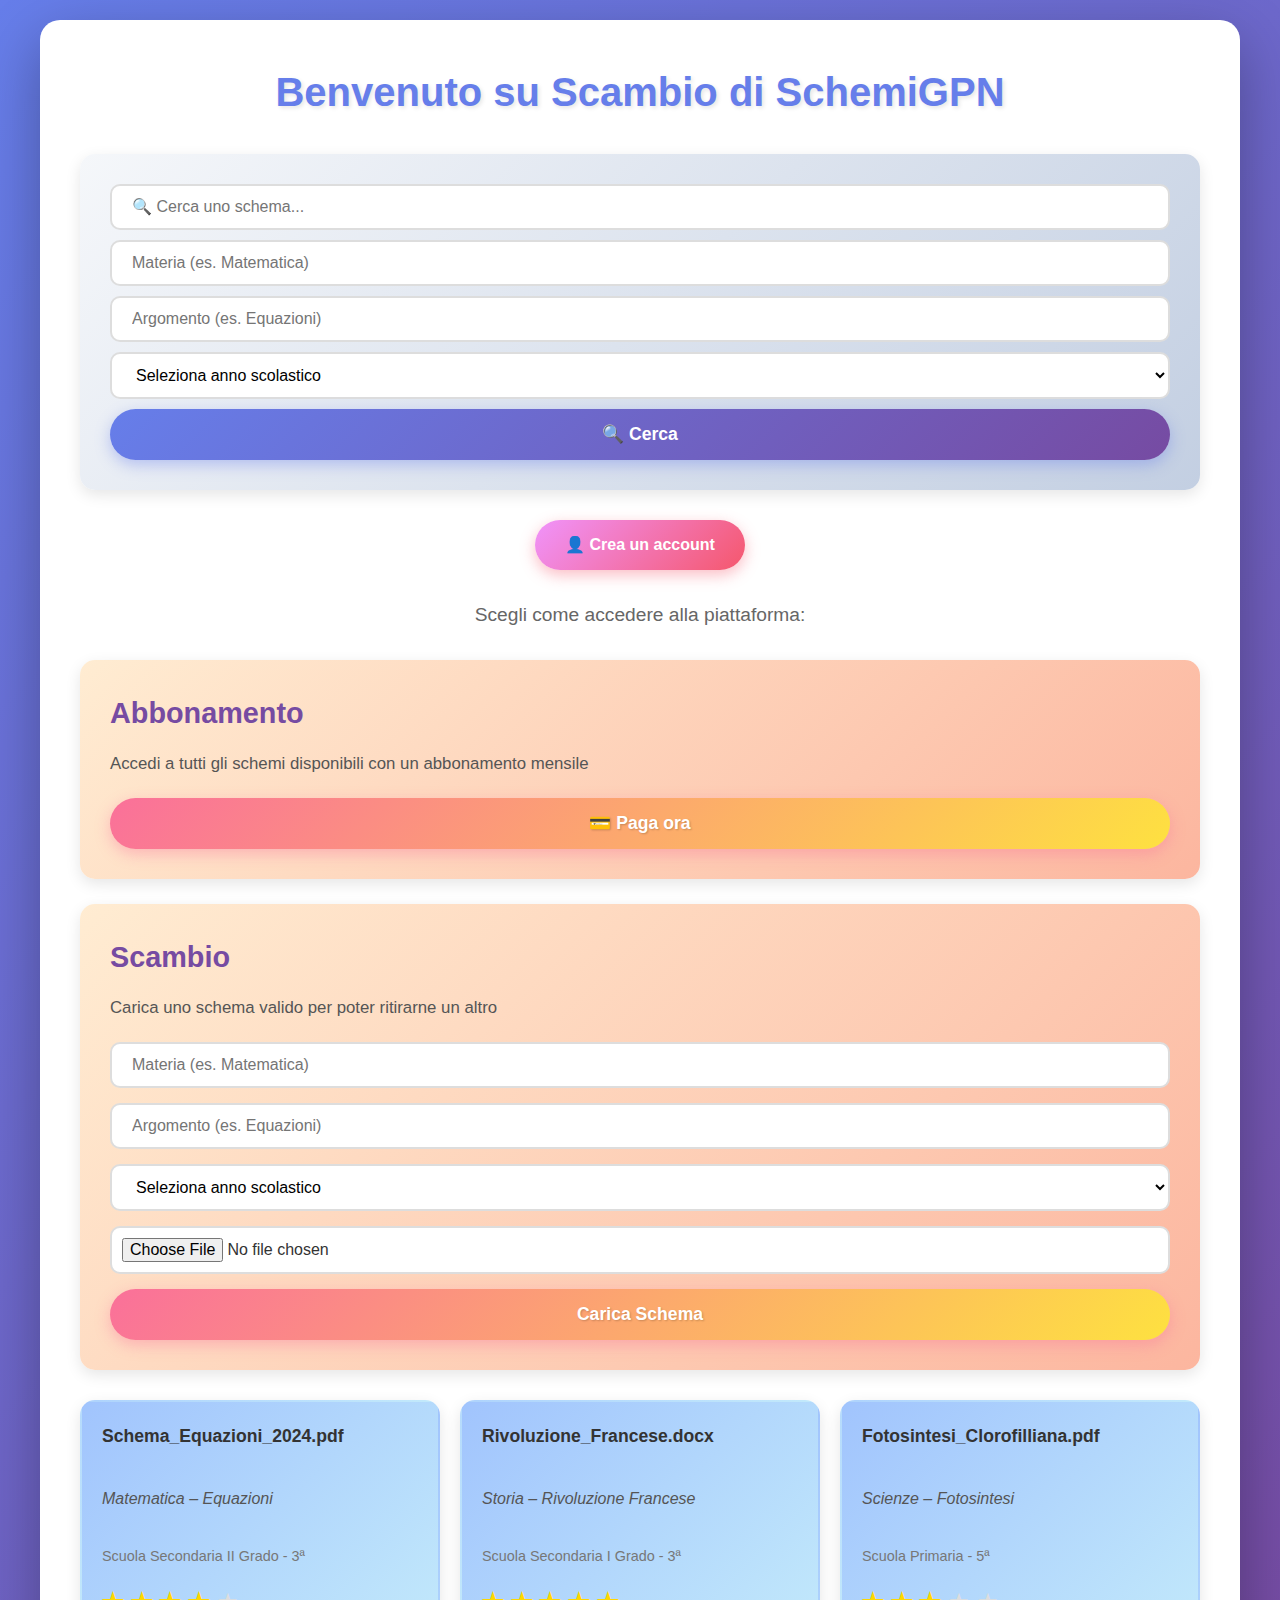
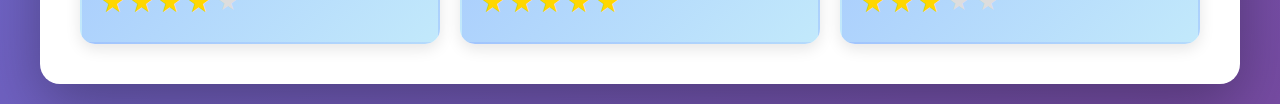
<file: src/frontend/index.html>
<!DOCTYPE html>
<html lang="it">
<head>
  <meta charset="UTF-8">
  <meta name="viewport" content="width=device-width, initial-scale=1.0">
  <title>Scambio di SchemiGPN</title>
  <script src="https://html2canvas.hertzen.com/dist/html2canvas.min.js"></script>
  <style>
    /* ===== RESET E BASE ===== */
    * {
      margin: 0;
      padding: 0;
      box-sizing: border-box;
    }

    body {
      font-family: 'Segoe UI', Tahoma, Geneva, Verdana, sans-serif;
      background: linear-gradient(135deg, #667eea 0%, #764ba2 100%);
      color: #333;
      line-height: 1.6;
      min-height: 100vh;
      padding: 20px;
    }

    /* ===== CONTAINER PRINCIPALE ===== */
    .container {
      max-width: 1200px;
      margin: 0 auto;
      background: white;
      border-radius: 20px;
      box-shadow: 0 20px 60px rgba(0, 0, 0, 0.3);
      padding: 40px;
      animation: fadeIn 0.5s ease-in;
    }

    @keyframes fadeIn {
      from {
        opacity: 0;
        transform: translateY(20px);
      }
      to {
        opacity: 1;
        transform: translateY(0);
      }
    }

    /* ===== TITOLO ===== */
    h1 {
      text-align: center;
      color: #667eea;
      font-size: 2.5em;
      margin-bottom: 30px;
      text-shadow: 2px 2px 4px rgba(0, 0, 0, 0.1);
    }

    h2 {
      color: #764ba2;
      margin-bottom: 15px;
      font-size: 1.8em;
    }

    /* ===== SEZIONE RICERCA ===== */
    .search-section {
      background: linear-gradient(135deg, #f5f7fa 0%, #c3cfe2 100%);
      padding: 30px;
      border-radius: 15px;
      margin-bottom: 30px;
      box-shadow: 0 5px 15px rgba(0, 0, 0, 0.1);
    }

    .search-bar {
      width: 100%;
      padding: 15px 20px;
      font-size: 1.1em;
      border: 2px solid #667eea;
      border-radius: 50px;
      margin-bottom: 15px;
      transition: all 0.3s ease;
      background: white;
    }

    .search-bar:focus {
      outline: none;
      border-color: #764ba2;
      box-shadow: 0 0 15px rgba(102, 126, 234, 0.3);
      transform: scale(1.02);
    }

    .search-section input[type="text"],
    .search-section select {
      width: 100%;
      padding: 12px 20px;
      margin-bottom: 10px;
      border: 2px solid #ddd;
      border-radius: 10px;
      font-size: 1em;
      transition: all 0.3s ease;
      background: white;
    }

    .search-section input[type="text"]:focus,
    .search-section select:focus {
      outline: none;
      border-color: #667eea;
      box-shadow: 0 0 10px rgba(102, 126, 234, 0.2);
    }

    .search-section button {
      width: 100%;
      padding: 15px;
      background: linear-gradient(135deg, #667eea 0%, #764ba2 100%);
      color: white;
      border: none;
      border-radius: 50px;
      font-size: 1.1em;
      font-weight: bold;
      cursor: pointer;
      transition: all 0.3s ease;
      box-shadow: 0 5px 15px rgba(102, 126, 234, 0.4);
    }

    .search-section button:hover {
      transform: translateY(-2px);
      box-shadow: 0 8px 20px rgba(102, 126, 234, 0.6);
    }

    .search-section button:active {
      transform: translateY(0);
    }

    /* ===== ACCOUNT LINK ===== */
    .account-link {
      text-align: center;
      margin: 20px 0;
    }

    .register-button {
      display: inline-block;
      padding: 12px 30px;
      background: linear-gradient(135deg, #f093fb 0%, #f5576c 100%);
      color: white;
      text-decoration: none;
      border-radius: 50px;
      font-weight: bold;
      transition: all 0.3s ease;
      box-shadow: 0 5px 15px rgba(245, 87, 108, 0.4);
    }

    .register-button:hover {
      transform: translateY(-2px);
      box-shadow: 0 8px 20px rgba(245, 87, 108, 0.6);
    }

    /* ===== SEZIONE OPZIONI ===== */
    .container > p {
      text-align: center;
      font-size: 1.2em;
      color: #666;
      margin: 30px 0;
    }

    .option {
      background: linear-gradient(135deg, #ffecd2 0%, #fcb69f 100%);
      padding: 30px;
      border-radius: 15px;
      margin-bottom: 25px;
      box-shadow: 0 5px 15px rgba(0, 0, 0, 0.1);
      transition: all 0.3s ease;
    }

    .option:hover {
      transform: translateY(-5px);
      box-shadow: 0 10px 25px rgba(0, 0, 0, 0.15);
    }

    .option p {
      color: #555;
      margin-bottom: 20px;
      font-size: 1.05em;
    }

    .option input[type="file"],
    .option input[type="text"],
    .option select {
      width: 100%;
      padding: 12px 20px;
      margin-bottom: 15px;
      border: 2px solid #ddd;
      border-radius: 10px;
      font-size: 1em;
      background: white;
      transition: all 0.3s ease;
    }

    .option input[type="file"] {
      padding: 10px;
      cursor: pointer;
    }

    .option input[type="text"]:focus,
    .option select:focus {
      outline: none;
      border-color: #f5576c;
      box-shadow: 0 0 10px rgba(245, 87, 108, 0.2);
    }

    .option button {
      width: 100%;
      padding: 15px;
      background: linear-gradient(135deg, #fa709a 0%, #fee140 100%);
      color: white;
      border: none;
      border-radius: 50px;
      font-size: 1.1em;
      font-weight: bold;
      cursor: pointer;
      transition: all 0.3s ease;
      box-shadow: 0 5px 15px rgba(250, 112, 154, 0.4);
      text-shadow: 1px 1px 2px rgba(0, 0, 0, 0.2);
    }

    .option button:hover {
      transform: translateY(-2px);
      box-shadow: 0 8px 20px rgba(250, 112, 154, 0.6);
    }

    .option button:active {
      transform: translateY(0);
    }

    /* ===== SCHEMI CARICATI ===== */
    #uploadedSchemas {
      display: grid;
      grid-template-columns: repeat(auto-fill, minmax(280px, 1fr));
      gap: 20px;
      margin-top: 30px;
    }

    .schema-box {
      background: linear-gradient(135deg, #a1c4fd 0%, #c2e9fb 100%);
      padding: 20px;
      border-radius: 15px;
      box-shadow: 0 5px 15px rgba(0, 0, 0, 0.1);
      transition: all 0.3s ease;
      cursor: pointer;
      border: 2px solid transparent;
    }

    .schema-box:hover {
      transform: translateY(-5px) scale(1.02);
      box-shadow: 0 10px 25px rgba(0, 0, 0, 0.2);
      border-color: #667eea;
    }

    .schema-box strong {
      display: block;
      color: #333;
      font-size: 1.1em;
      margin-bottom: 10px;
    }

    .schema-box em {
      display: block;
      color: #555;
      margin-bottom: 8px;
    }

    .schema-box small {
      display: block;
      color: #777;
      font-size: 0.9em;
    }

    /* ===== STELLE DI VALUTAZIONE ===== */
    .stars {
      margin-top: 15px;
      font-size: 1.5em;
    }

    .star {
      cursor: pointer;
      color: #ddd;
      transition: all 0.2s ease;
      display: inline-block;
    }

    .star:hover,
    .star.selected {
      color: #ffd700;
      transform: scale(1.2);
    }

    /* ===== MODAL ===== */
    .modal {
      position: fixed;
      inset: 0;
      background: rgba(0, 0, 0, 0.7);
      display: flex;
      align-items: center;
      justify-content: center;
      z-index: 1000;
      animation: fadeIn 0.3s ease-in;
    }

    .modal-content {
      background: white;
      padding: 40px;
      max-width: 600px;
      width: 90%;
      max-height: 80vh;
      overflow-y: auto;
      border-radius: 20px;
      box-shadow: 0 20px 60px rgba(0, 0, 0, 0.4);
      animation: slideUp 0.3s ease-out;
    }

    @keyframes slideUp {
      from {
        opacity: 0;
        transform: translateY(50px);
      }
      to {
        opacity: 1;
        transform: translateY(0);
      }
    }

    .modal-content h2 {
      color: #667eea;
      margin-bottom: 25px;
      text-align: center;
    }

    #modalResults {
      margin-bottom: 20px;
    }

    #noResults {
      background: #fff3cd;
      padding: 20px;
      border-radius: 10px;
      border: 2px solid #ffc107;
      margin-bottom: 20px;
    }

    #noResults p {
      color: #856404;
      margin-bottom: 15px;
    }

    #noResults input,
    #noResults select {
      width: 100%;
      padding: 12px 20px;
      margin-bottom: 10px;
      border: 2px solid #ddd;
      border-radius: 10px;
      font-size: 1em;
    }

    #noResults button {
      width: 100%;
      padding: 12px;
      background: linear-gradient(135deg, #667eea 0%, #764ba2 100%);
      color: white;
      border: none;
      border-radius: 50px;
      font-weight: bold;
      cursor: pointer;
      transition: all 0.3s ease;
    }

    #noResults button:hover {
      transform: translateY(-2px);
      box-shadow: 0 5px 15px rgba(102, 126, 234, 0.4);
    }

    .modal-content > button {
      width: 100%;
      padding: 15px;
      background: linear-gradient(135deg, #f093fb 0%, #f5576c 100%);
      color: white;
      border: none;
      border-radius: 50px;
      font-size: 1.1em;
      font-weight: bold;
      cursor: pointer;
      transition: all 0.3s ease;
      margin-top: 10px;
    }

    .modal-content > button:hover {
      transform: translateY(-2px);
      box-shadow: 0 5px 15px rgba(245, 87, 108, 0.4);
    }

    /* ===== SCHEMA GENERATO ===== */
    .generated-schema {
      background: linear-gradient(135deg, #e0f7fa 0%, #b2ebf2 100%);
      padding: 25px;
      border-radius: 15px;
      margin-bottom: 20px;
      border: 2px solid #00acc1;
    }

    .generated-schema h3 {
      color: #006064;
      margin-bottom: 15px;
      text-align: center;
    }

    .generated-schema pre {
      background: white;
      padding: 20px;
      border-radius: 10px;
      overflow-x: auto;
      white-space: pre-wrap;
      word-wrap: break-word;
      font-family: 'Courier New', monospace;
      font-size: 0.95em;
      line-height: 1.6;
      color: #333;
      border: 1px solid #ddd;
    }

    .generated-schema button {
      width: 100%;
      padding: 12px;
      background: linear-gradient(135deg, #4facfe 0%, #00f2fe 100%);
      color: white;
      border: none;
      border-radius: 50px;
      font-weight: bold;
      cursor: pointer;
      transition: all 0.3s ease;
      margin-top: 15px;
    }

    .generated-schema button:hover {
      transform: translateY(-2px);
      box-shadow: 0 5px 15px rgba(79, 172, 254, 0.4);
    }

    /* ===== SCROLLBAR PERSONALIZZATA ===== */
    ::-webkit-scrollbar {
      width: 10px;
    }

    ::-webkit-scrollbar-track {
      background: #f1f1f1;
      border-radius: 10px;
    }

    ::-webkit-scrollbar-thumb {
      background: linear-gradient(135deg, #667eea 0%, #764ba2 100%);
      border-radius: 10px;
    }

    ::-webkit-scrollbar-thumb:hover {
      background: linear-gradient(135deg, #764ba2 0%, #667eea 100%);
    }

    /* ===== RESPONSIVE ===== */
    @media (max-width: 768px) {
      .container {
        padding: 20px;
      }

      h1 {
        font-size: 1.8em;
      }

      h2 {
        font-size: 1.4em;
      }

      #uploadedSchemas {
        grid-template-columns: 1fr;
      }

      .modal-content {
        padding: 25px;
        width: 95%;
      }

      .search-section,
      .option {
        padding: 20px;
      }
    }

    @media (max-width: 480px) {
      body {
        padding: 10px;
      }

      h1 {
        font-size: 1.5em;
      }

      .container {
        padding: 15px;
        border-radius: 15px;
      }
    }

    /* ===== ANIMAZIONI AGGIUNTIVE ===== */
    @keyframes pulse {
      0%, 100% {
        transform: scale(1);
      }
      50% {
        transform: scale(1.05);
      }
    }

    /* ===== UTILITY CLASSES ===== */
    .hidden {
      display: none !important;
    }

    /* ===== MESSAGGI DI ERRORE ===== */
    .error-message {
      color: #dc3545;
      font-size: 0.9em;
      margin-top: -10px;
      margin-bottom: 10px;
      font-weight: 600;
      display: none;
      animation: shake 0.3s ease-in-out;
    }

    .error-message.show {
      display: block;
    }

    @keyframes shake {
      0%, 100% { transform: translateX(0); }
      25% { transform: translateX(-5px); }
      75% { transform: translateX(5px); }
    }

    .input-error {
      border-color: #dc3545 !important;
      animation: shake 0.3s ease-in-out;
    }
  </style>
</head>

<body>
  <div class="container">
    <h1>Benvenuto su Scambio di SchemiGPN</h1>

    <!-- RICERCA -->
    <form class="search-section" onsubmit="event.preventDefault(); handleSearch()">
      <input type="text" id="searchInput" placeholder="🔍 Cerca uno schema..." class="search-bar">
      <input type="text" id="materiaSearch" placeholder="Materia (es. Matematica)">
      <input type="text" id="argomentoSearch" placeholder="Argomento (es. Equazioni)">
      <select id="annoSearch">
        <option value="">Seleziona anno scolastico</option>
        <option>Scuola Primaria - 1ª</option>
        <option>Scuola Primaria - 2ª</option>
        <option>Scuola Primaria - 3ª</option>
        <option>Scuola Primaria - 4ª</option>
        <option>Scuola Primaria - 5ª</option>
        <option>Scuola Secondaria I Grado - 1ª</option>
        <option>Scuola Secondaria I Grado - 2ª</option>
        <option>Scuola Secondaria I Grado - 3ª</option>
        <option>Scuola Secondaria II Grado - 1ª</option>
        <option>Scuola Secondaria II Grado - 2ª</option>
        <option>Scuola Secondaria II Grado - 3ª</option>
        <option>Scuola Secondaria II Grado - 4ª</option>
        <option>Scuola Secondaria II Grado - 5ª</option>
        <option>Università</option>
      </select>
      <div class="error-message" id="searchError">⚠️ Compila almeno un campo per effettuare la ricerca</div>
      <button type="submit">🔍 Cerca</button>
    </form>

    <div class="account-link">
      <a href="registrazione.html" class="register-button">👤 Crea un account</a>
    </div>

    <p>Scegli come accedere alla piattaforma:</p>

    <!-- ABBONAMENTO -->
    <div class="option">
      <h2>Abbonamento</h2>
      <p>Accedi a tutti gli schemi disponibili con un abbonamento mensile</p>
      <button onclick="window.location.href='paga.html'">💳 Paga ora</button>
    </div>

    <!-- SCAMBIO -->
    <div class="option">
      <h2>Scambio</h2>
      <p>Carica uno schema valido per poter ritirarne un altro</p>

      <input type="text" id="materia" placeholder="Materia (es. Matematica)">
      <div class="error-message" id="materiaError">⚠️ Inserisci la materia</div>
      
      <input type="text" id="argomento" placeholder="Argomento (es. Equazioni)">
      <div class="error-message" id="argomentoError">⚠️ Inserisci l'argomento</div>

      <select id="annoScolastico">
        <option value="">Seleziona anno scolastico</option>
        <option>Scuola Primaria - 1ª</option>
        <option>Scuola Primaria - 2ª</option>
        <option>Scuola Primaria - 3ª</option>
        <option>Scuola Primaria - 4ª</option>
        <option>Scuola Primaria - 5ª</option>
        <option>Scuola Secondaria I Grado - 1ª</option>
        <option>Scuola Secondaria I Grado - 2ª</option>
        <option>Scuola Secondaria I Grado - 3ª</option>
        <option>Scuola Secondaria II Grado - 1ª</option>
        <option>Scuola Secondaria II Grado - 2ª</option>
        <option>Scuola Secondaria II Grado - 3ª</option>
        <option>Scuola Secondaria II Grado - 4ª</option>
        <option>Scuola Secondaria II Grado - 5ª</option>
        <option>Università</option>
      </select>
      <div class="error-message" id="annoError">⚠️ Seleziona l'anno scolastico</div>

      <input type="file" id="schemaUpload" accept=".pdf,.jpg,.jpeg,.png,.doc,.docx,.ppt,.pptx,.txt">
      <div class="error-message" id="fileError">⚠️ Seleziona un file da caricare</div>

      <button onclick="handleUpload()">Carica Schema</button>
    </div>

    <!-- SCHEMI CARICATI -->
    <div id="uploadedSchemas">
      <!-- Schemi di esempio per testare la ricerca -->
      <div class="schema-box" data-materia="matematica" data-argomento="equazioni" data-anno="scuola secondaria ii grado - 3ª">
        <strong>Schema_Equazioni_2024.pdf</strong><br>
        <em>Matematica – Equazioni</em><br>
        <small>Scuola Secondaria II Grado - 3ª</small>
        <div class="stars">
          <span class="star selected" data-value="1">&#9733;</span>
          <span class="star selected" data-value="2">&#9733;</span>
          <span class="star selected" data-value="3">&#9733;</span>
          <span class="star selected" data-value="4">&#9733;</span>
          <span class="star" data-value="5">&#9733;</span>
        </div>
      </div>
      <div class="schema-box" data-materia="storia" data-argomento="rivoluzione francese" data-anno="scuola secondaria i grado - 3ª">
        <strong>Rivoluzione_Francese.docx</strong><br>
        <em>Storia – Rivoluzione Francese</em><br>
        <small>Scuola Secondaria I Grado - 3ª</small>
        <div class="stars">
          <span class="star selected" data-value="1">&#9733;</span>
          <span class="star selected" data-value="2">&#9733;</span>
          <span class="star selected" data-value="3">&#9733;</span>
          <span class="star selected" data-value="4">&#9733;</span>
          <span class="star selected" data-value="5">&#9733;</span>
        </div>
      </div>
      <div class="schema-box" data-materia="scienze" data-argomento="fotosintesi" data-anno="scuola primaria - 5ª">
        <strong>Fotosintesi_Clorofilliana.pdf</strong><br>
        <em>Scienze – Fotosintesi</em><br>
        <small>Scuola Primaria - 5ª</small>
        <div class="stars">
          <span class="star selected" data-value="1">&#9733;</span>
          <span class="star selected" data-value="2">&#9733;</span>
          <span class="star selected" data-value="3">&#9733;</span>
          <span class="star" data-value="4">&#9733;</span>
          <span class="star" data-value="5">&#9733;</span>
        </div>
      </div>
    </div>
  </div>

  <!-- MODAL RICERCA -->
  <div id="searchModal" class="modal" style="display:none;">
    <div class="modal-content">
      <h2>Risultati ricerca</h2>

      <div id="modalResults"></div>

      <div id="noResults" style="display:none;">
        <p>❌ Nessuno schema trovato.</p>
        <p>Inserisci i dettagli per generare uno schema:</p>
        <input type="text" id="genMateria" placeholder="Materia (es. Matematica)">
        <div class="error-message" id="genMateriaError">⚠️ Inserisci la materia</div>
        
        <input type="text" id="genArgomento" placeholder="Argomento (es. Equazioni)">
        <div class="error-message" id="genArgomentoError">⚠️ Inserisci l'argomento</div>
        
        <select id="genAnno">
          <option value="">Seleziona anno scolastico</option>
          <option>Scuola Primaria - 1ª</option>
          <option>Scuola Primaria - 2ª</option>
          <option>Scuola Primaria - 3ª</option>
          <option>Scuola Primaria - 4ª</option>
          <option>Scuola Primaria - 5ª</option>
          <option>Scuola Secondaria I Grado - 1ª</option>
          <option>Scuola Secondaria I Grado - 2ª</option>
          <option>Scuola Secondaria I Grado - 3ª</option>
          <option>Scuola Secondaria II Grado - 1ª</option>
          <option>Scuola Secondaria II Grado - 2ª</option>
          <option>Scuola Secondaria II Grado - 3ª</option>
          <option>Scuola Secondaria II Grado - 4ª</option>
          <option>Scuola Secondaria II Grado - 5ª</option>
          <option>Università</option>
        </select>
        <div class="error-message" id="genAnnoError">⚠️ Seleziona l'anno scolastico</div>
        
        <button onclick="generateSchema()">Genera</button>
      </div>

      <button onclick="closeModal()">Chiudi</button>
    </div>
  </div>

  <script>
    // Inizializza stelle negli schemi di esempio
    document.addEventListener('DOMContentLoaded', function() {
      const exampleSchemas = document.querySelectorAll('#uploadedSchemas .schema-box');
      exampleSchemas.forEach(schema => {
        const stars = schema.querySelectorAll('.star');
        stars.forEach(star => {
          star.addEventListener('click', (e) => {
            e.stopPropagation();
            const rating = parseInt(star.getAttribute('data-value'));
            stars.forEach(s => {
              s.classList.toggle('selected', parseInt(s.getAttribute('data-value')) <= rating);
            });
            const fileName = schema.querySelector('strong').textContent;
            alert(`Hai dato ${rating} stelle a "${fileName}"`);
          });
        });
      });
    });

    // GESTIONE UPLOAD
    function handleUpload() {
      const fileInput = document.getElementById("schemaUpload");
      const materia = document.getElementById("materia").value.trim();
      const argomento = document.getElementById("argomento").value.trim();
      const anno = document.getElementById("annoScolastico").value;
      const container = document.getElementById("uploadedSchemas");

      // Reset errori precedenti
      document.getElementById("materiaError").classList.remove("show");
      document.getElementById("argomentoError").classList.remove("show");
      document.getElementById("annoError").classList.remove("show");
      document.getElementById("fileError").classList.remove("show");
      document.getElementById("materia").classList.remove("input-error");
      document.getElementById("argomento").classList.remove("input-error");
      document.getElementById("annoScolastico").classList.remove("input-error");
      document.getElementById("schemaUpload").classList.remove("input-error");

      let hasError = false;

      // Validazione campi
      if (!materia) {
        document.getElementById("materiaError").classList.add("show");
        document.getElementById("materia").classList.add("input-error");
        hasError = true;
      }

      if (!argomento) {
        document.getElementById("argomentoError").classList.add("show");
        document.getElementById("argomento").classList.add("input-error");
        hasError = true;
      }

      if (!anno) {
        document.getElementById("annoError").classList.add("show");
        document.getElementById("annoScolastico").classList.add("input-error");
        hasError = true;
      }

      if (!fileInput.files.length) {
        document.getElementById("fileError").classList.add("show");
        document.getElementById("schemaUpload").classList.add("input-error");
        hasError = true;
      }

      // Se ci sono errori, non procedere
      if (hasError) {
        return;
      }

      const file = fileInput.files[0];

      // Validazione dimensione file (max 5MB)
      if (file.size > 5 * 1024 * 1024) {
        document.getElementById("fileError").textContent = "⚠️ Il file supera i 5MB";
        document.getElementById("fileError").classList.add("show");
        document.getElementById("schemaUpload").classList.add("input-error");
        return;
      }

      const box = document.createElement("div");
      box.className = "schema-box";
      box.setAttribute("data-materia", materia.toLowerCase());
      box.setAttribute("data-argomento", argomento.toLowerCase());
      box.setAttribute("data-anno", anno.toLowerCase());

      box.innerHTML = `
        <strong>${file.name}</strong><br>
        <em>${materia} – ${argomento}</em><br>
        <small>${anno}</small>
        <div class="stars">
          <span class="star" data-value="1">&#9733;</span>
          <span class="star" data-value="2">&#9733;</span>
          <span class="star" data-value="3">&#9733;</span>
          <span class="star" data-value="4">&#9733;</span>
          <span class="star" data-value="5">&#9733;</span>
        </div>
      `;

      container.appendChild(box);

      // Aggiungi funzionalità stelle
      const stars = box.querySelectorAll('.star');
      stars.forEach(star => {
        star.addEventListener('click', (e) => {
          e.stopPropagation();
          const rating = parseInt(star.getAttribute('data-value'));
          stars.forEach(s => {
            s.classList.toggle('selected', parseInt(s.getAttribute('data-value')) <= rating);
          });
          alert(`Hai dato ${rating} stelle a "${file.name}"`);
        });
      });

      // Reset form
      fileInput.value = "";
      document.getElementById("materia").value = "";
      document.getElementById("argomento").value = "";
      document.getElementById("annoScolastico").value = "";

      alert("Schema caricato con successo!");
    }

    // GESTIONE RICERCA
    function handleSearch() {
      const materia = document.getElementById("materiaSearch").value.trim().toLowerCase();
      const argomento = document.getElementById("argomentoSearch").value.trim().toLowerCase();
      const anno = document.getElementById("annoSearch").value.trim().toLowerCase();

      const results = document.getElementById("modalResults");
      const noResults = document.getElementById("noResults");
      const modal = document.getElementById("searchModal");
      const schemi = document.querySelectorAll(".schema-box");
      const searchError = document.getElementById("searchError");

      // Reset errore precedente
      searchError.classList.remove("show");

      results.innerHTML = "";
      noResults.style.display = "none";

      if (!materia && !argomento && !anno) {
        searchError.classList.add("show");
        return;
      }

      let trovati = 0;

      schemi.forEach(schema => {
        const matchMateria = !materia || schema.dataset.materia.includes(materia);
        const matchArgomento = !argomento || schema.dataset.argomento.includes(argomento);
        const matchAnno = !anno || schema.dataset.anno.includes(anno);

        if (matchMateria && matchArgomento && matchAnno) {
          results.appendChild(schema.cloneNode(true));
          trovati++;
        }
      });

      if (trovati === 0) {
        noResults.style.display = "block";
      }

      modal.style.display = "flex";
    }

    // CHIUDI MODAL
    function closeModal() {
      document.getElementById("searchModal").style.display = "none";
    }

    // GENERA SCHEMA AI
    async function generateSchema() {
      const materia = document.getElementById("genMateria").value.trim();
      const argomento = document.getElementById("genArgomento").value.trim();
      const anno = document.getElementById("genAnno").value.trim();

      // Reset errori precedenti
      document.getElementById("genMateriaError").classList.remove("show");
      document.getElementById("genArgomentoError").classList.remove("show");
      document.getElementById("genAnnoError").classList.remove("show");
      document.getElementById("genMateria").classList.remove("input-error");
      document.getElementById("genArgomento").classList.remove("input-error");
      document.getElementById("genAnno").classList.remove("input-error");

      let hasError = false;

      // Validazione campi
      if (!materia) {
        document.getElementById("genMateriaError").classList.add("show");
        document.getElementById("genMateria").classList.add("input-error");
        hasError = true;
      }

      if (!argomento) {
        document.getElementById("genArgomentoError").classList.add("show");
        document.getElementById("genArgomento").classList.add("input-error");
        hasError = true;
      }

      if (!anno) {
        document.getElementById("genAnnoError").classList.add("show");
        document.getElementById("genAnno").classList.add("input-error");
        hasError = true;
      }

      // Se ci sono errori, non procedere
      if (hasError) {
        return;
      }

      // Mostra caricamento
      const results = document.getElementById("modalResults");
      const noResults = document.getElementById("noResults");
      noResults.style.display = "none";
      results.innerHTML = "<p>Ricerca in corso... 🤖</p>";

      // Cerca informazioni su Wikipedia
      const info = await searchWikipedia(argomento);

      // Genera schema basato sulle info
      const schema = generateAISchema(materia, argomento, anno, info);

      // Mostra lo schema
      const schemaDiv = document.createElement("div");
      schemaDiv.className = "generated-schema";
      schemaDiv.innerHTML = `
        <h3>Schema Generato per ${materia} - ${argomento} (${anno})</h3>
        <pre id="schemaText">${schema}</pre>
        <button onclick="downloadSchema()">Scarica come Immagine</button>
      `;
      results.innerHTML = "";
      results.appendChild(schemaDiv);
    }

    // RICERCA WIKIPEDIA
    async function searchWikipedia(query) {
      try {
        const response = await fetch(`https://it.wikipedia.org/api/rest_v1/page/summary/${encodeURIComponent(query)}`);
        const data = await response.json();
        return data.extract || "Informazioni non trovate.";
      } catch (e) {
        return "Errore nella ricerca.";
      }
    }

    // GENERA SCHEMA CON AI
    function generateAISchema(materia, argomento, anno, info) {
      let schema = `Schema per la materia: ${materia}\nArgomento: ${argomento}\nAnno Scolastico: ${anno}\n\n`;

      // Sintesi delle informazioni chiave
      const sintesi = sintetizzaInfo(info);

      // Adatta la complessità basata sull'anno
      const livello = getLivello(anno);

      schema += "1. Introduzione\n";
      schema += `   - ${sintesi.definizione || `Definizione di ${argomento} in ${materia}`}\n`;
      schema += `   - Importanza: ${sintesi.importanza || 'Fondamentale per la comprensione della materia'}\n\n`;

      schema += "2. Sviluppo\n";
      if (livello === 'base') {
        schema += `   - Concetti base: ${sintesi.concetti || `Elementi fondamentali di ${argomento}`}\n`;
        schema += "   - Esempi semplici\n";
      } else {
        schema += `   - Concetti avanzati: ${sintesi.concetti || `Approfondimenti su ${argomento}`}\n`;
        schema += "   - Esempi pratici e applicazioni\n";
        schema += "   - Collegamenti interdisciplinari\n";
      }
      schema += "\n";

      schema += "3. Conclusione\n";
      schema += "   - Riassunto dei punti principali\n";
      schema += "   - Riflessioni e collegamenti futuri\n\n";

      schema += "Risorse aggiuntive:\n";
      schema += "- Libri di testo consigliati\n";
      schema += "- Esercizi online e piattaforme educative\n";
      schema += "- Approfondimenti su siti affidabili\n";

      return schema;
    }

    // SINTETIZZA INFORMAZIONI
    function sintetizzaInfo(info) {
      const sentences = info.split('.').slice(0, 3);
      return {
        definizione: sentences[0] || '',
        importanza: sentences[1] || '',
        concetti: sentences[2] || ''
      };
    }

    // DETERMINA LIVELLO
    function getLivello(anno) {
      if (anno.includes('Primaria')) return 'base';
      if (anno.includes('Secondaria I Grado')) return 'medio';
      return 'avanzato';
    }

    // DOWNLOAD SCHEMA COME IMMAGINE
    function downloadSchema() {
      const schemaDiv = document.querySelector('.generated-schema');
      html2canvas(schemaDiv).then(canvas => {
        const link = document.createElement('a');
        link.download = 'schema.png';
        link.href = canvas.toDataURL();
        link.click();
      });
    }
  </script>
</body>
</html>
</file>
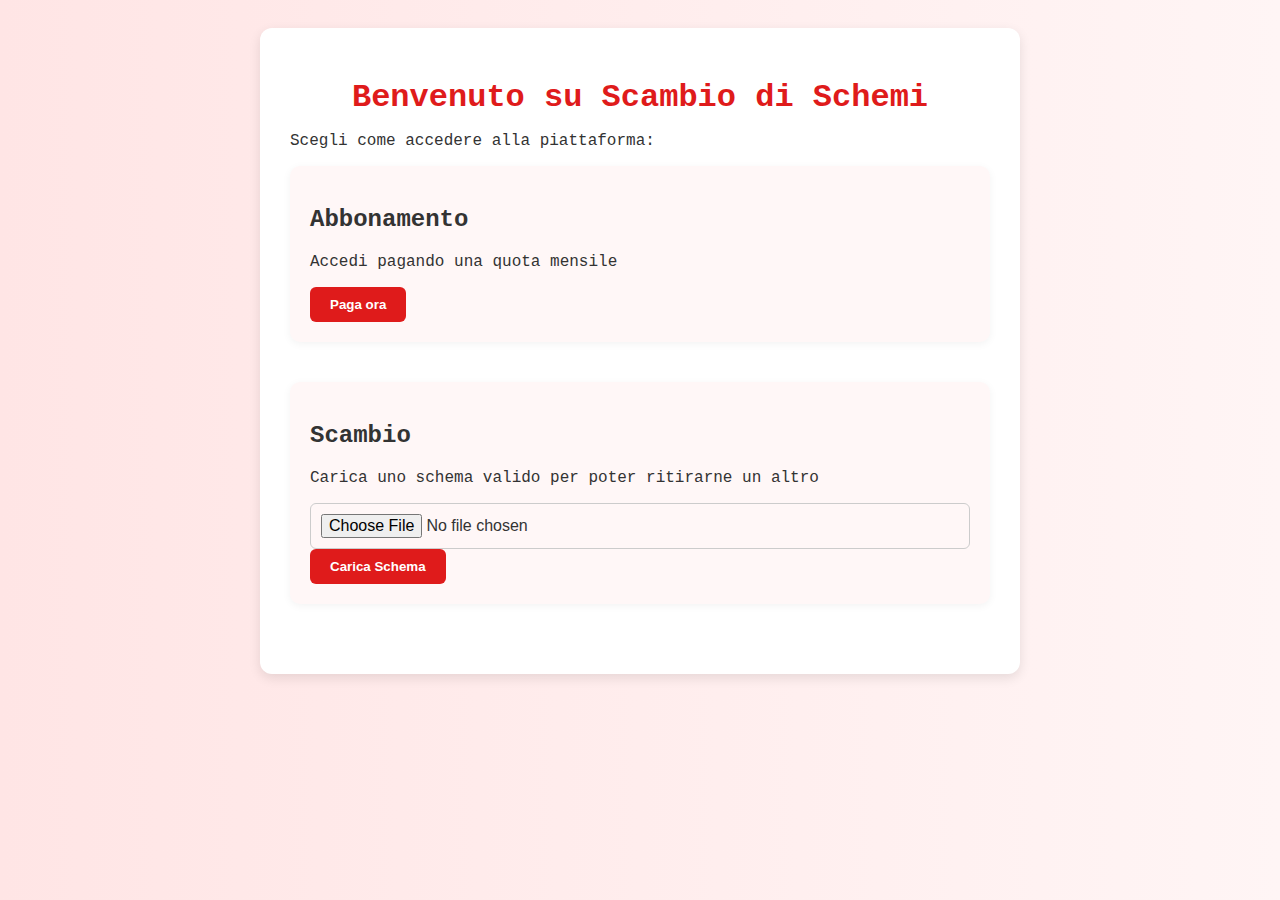
<file: docs/fattibilità/frontend/index.html>
<!DOCTYPE html>
<html lang="it">
<head>
  <meta charset="UTF-8">
  <title>Scambio di Schemi</title>
  <link rel="stylesheet" href="style.css">
</head>
<body>
  <div class="container">
    <h1>Benvenuto su Scambio di Schemi</h1>
    <p>Scegli come accedere alla piattaforma:</p>

    <div class="option">
      <h2>Abbonamento</h2>
      <p>Accedi pagando una quota mensile</p>
      <button onclick="alert('Funzione pagamento in arrivo!')">Paga ora</button>
    </div>

    <div class="option">
      <h2>Scambio</h2>
      <p>Carica uno schema valido per poter ritirarne un altro</p>
      <input type="file" id="schemaUpload" accept=".pdf,.jpg,.jpeg,.png,.pwp,.doc,.docx,.xls,.xlsx,.ppt,.pptx,.txt">
      <button onclick="handleUpload()">Carica Schema</button>
    </div>

    <div id="uploadedSchemas"></div>
  </div>

  <script>
    function handleUpload() {
      const fileInput = document.getElementById('schemaUpload');
      const container = document.getElementById('uploadedSchemas');

      if (fileInput.files.length > 0) {
        const file = fileInput.files[0];
        const schemaBox = document.createElement('div');
        schemaBox.className = 'schema-box';
        schemaBox.innerHTML = `
          <strong>${file.name}</strong><br>
          <span>Valuta questo schema:</span>
          <div class="stars">
            ${[1,2,3,4,5].map(i => `<span class="star" data-value="${i}">&#9733;</span>`).join('')}
          </div>
        `;
        container.appendChild(schemaBox);

        const stars = schemaBox.querySelectorAll('.star');
        stars.forEach(star => {
          star.addEventListener('click', () => {
            const rating = parseInt(star.getAttribute('data-value'));
            stars.forEach(s => {
              s.classList.toggle('selected', parseInt(s.getAttribute('data-value')) <= rating);
            });
            alert(`Hai dato ${rating} stelle a "${file.name}"`);
          });
        });
      } else {
        alert('Seleziona un file prima di caricare.');
      }
    }
  </script>
</body>
</html>
</file>
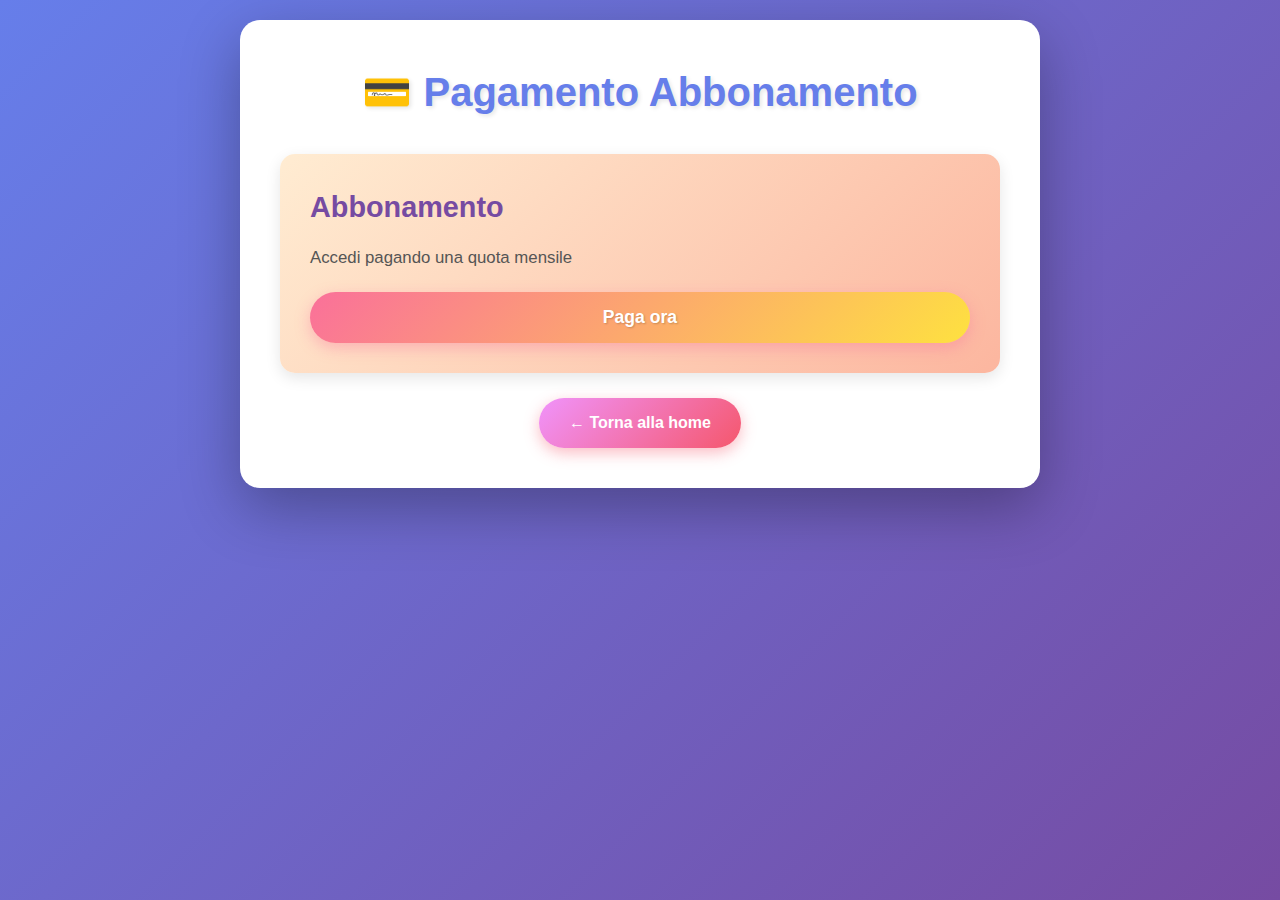
<file: src/frontend/paga.html>
<!DOCTYPE html>
<html lang="it">
<head>
  <meta charset="UTF-8">
  <meta name="viewport" content="width=device-width, initial-scale=1.0">
  <title>Pagamento - SchemiGPN</title>
  <style>
    /* ===== RESET E BASE ===== */
    * {
      margin: 0;
      padding: 0;
      box-sizing: border-box;
    }

    body {
      font-family: 'Segoe UI', Tahoma, Geneva, Verdana, sans-serif;
      background: linear-gradient(135deg, #667eea 0%, #764ba2 100%);
      color: #333;
      line-height: 1.6;
      min-height: 100vh;
      padding: 20px;
    }

    /* ===== CONTAINER PRINCIPALE ===== */
    .container {
      max-width: 800px;
      margin: 0 auto;
      background: white;
      border-radius: 20px;
      box-shadow: 0 20px 60px rgba(0, 0, 0, 0.3);
      padding: 40px;
      animation: fadeIn 0.5s ease-in;
    }

    @keyframes fadeIn {
      from {
        opacity: 0;
        transform: translateY(20px);
      }
      to {
        opacity: 1;
        transform: translateY(0);
      }
    }

    /* ===== TITOLO ===== */
    h1 {
      text-align: center;
      color: #667eea;
      font-size: 2.5em;
      margin-bottom: 30px;
      text-shadow: 2px 2px 4px rgba(0, 0, 0, 0.1);
    }

    h2 {
      color: #764ba2;
      margin-bottom: 15px;
      font-size: 1.8em;
    }

    h3 {
      color: #667eea;
      margin-top: 20px;
      margin-bottom: 15px;
      font-size: 1.3em;
    }

    /* ===== OPZIONE PAGAMENTO ===== */
    .option {
      background: linear-gradient(135deg, #ffecd2 0%, #fcb69f 100%);
      padding: 30px;
      border-radius: 15px;
      margin-bottom: 25px;
      box-shadow: 0 5px 15px rgba(0, 0, 0, 0.1);
      transition: all 0.3s ease;
    }

    .option p {
      color: #555;
      margin-bottom: 20px;
      font-size: 1.05em;
    }

    .option > button {
      width: 100%;
      padding: 15px;
      background: linear-gradient(135deg, #fa709a 0%, #fee140 100%);
      color: white;
      border: none;
      border-radius: 50px;
      font-size: 1.1em;
      font-weight: bold;
      cursor: pointer;
      transition: all 0.3s ease;
      box-shadow: 0 5px 15px rgba(250, 112, 154, 0.4);
      text-shadow: 1px 1px 2px rgba(0, 0, 0, 0.2);
    }

    .option > button:hover {
      transform: translateY(-2px);
      box-shadow: 0 8px 20px rgba(250, 112, 154, 0.6);
    }

    /* ===== FORM PAGAMENTO ===== */
    #paymentForm {
      background: white;
      padding: 25px;
      border-radius: 15px;
      margin-top: 20px;
      box-shadow: 0 3px 10px rgba(0, 0, 0, 0.1);
      animation: slideDown 0.3s ease-out;
    }

    @keyframes slideDown {
      from {
        opacity: 0;
        max-height: 0;
        transform: translateY(-20px);
      }
      to {
        opacity: 1;
        max-height: 1000px;
        transform: translateY(0);
      }
    }

    #paymentForm.hidden {
      display: none;
    }

    #paymentForm label {
      display: block;
      padding: 12px 15px;
      margin-bottom: 10px;
      background: linear-gradient(135deg, #f5f7fa 0%, #c3cfe2 100%);
      border-radius: 10px;
      cursor: pointer;
      transition: all 0.3s ease;
      font-size: 1em;
      border: 2px solid transparent;
    }

    #paymentForm label:hover {
      background: linear-gradient(135deg, #a1c4fd 0%, #c2e9fb 100%);
      transform: translateX(5px);
      border-color: #667eea;
    }

    #paymentForm input[type="radio"] {
      margin-right: 10px;
      cursor: pointer;
      width: 18px;
      height: 18px;
      vertical-align: middle;
    }

    #paymentForm input[type="radio"]:checked + span,
    #paymentForm label:has(input[type="radio"]:checked) {
      background: linear-gradient(135deg, #667eea 0%, #764ba2 100%);
      color: white;
      font-weight: bold;
      border-color: #667eea;
    }

    #paymentForm button[type="submit"] {
      width: 100%;
      padding: 15px;
      background: linear-gradient(135deg, #4facfe 0%, #00f2fe 100%);
      color: white;
      border: none;
      border-radius: 50px;
      font-size: 1.1em;
      font-weight: bold;
      cursor: pointer;
      transition: all 0.3s ease;
      box-shadow: 0 5px 15px rgba(79, 172, 254, 0.4);
      margin-top: 20px;
    }

    #paymentForm button[type="submit"]:hover {
      transform: translateY(-2px);
      box-shadow: 0 8px 20px rgba(79, 172, 254, 0.6);
    }

    /* ===== LINK RITORNO ===== */
    .back-link {
      text-align: center;
      margin-top: 20px;
    }

    .back-link a {
      display: inline-block;
      padding: 12px 30px;
      background: linear-gradient(135deg, #f093fb 0%, #f5576c 100%);
      color: white;
      text-decoration: none;
      border-radius: 50px;
      font-weight: bold;
      transition: all 0.3s ease;
      box-shadow: 0 5px 15px rgba(245, 87, 108, 0.4);
    }

    .back-link a:hover {
      transform: translateY(-2px);
      box-shadow: 0 8px 20px rgba(245, 87, 108, 0.6);
    }

    /* ===== MESSAGGI DI ERRORE ===== */
    .error-message {
      color: #dc3545;
      font-size: 0.9em;
      margin-top: 10px;
      font-weight: 600;
      display: none;
      animation: shake 0.3s ease-in-out;
    }

    .error-message.show {
      display: block;
    }

    @keyframes shake {
      0%, 100% { transform: translateX(0); }
      25% { transform: translateX(-5px); }
      75% { transform: translateX(5px); }
    }

    /* ===== RESPONSIVE ===== */
    @media (max-width: 768px) {
      .container {
        padding: 20px;
      }

      h1 {
        font-size: 1.8em;
      }

      h2 {
        font-size: 1.4em;
      }
    }

    @media (max-width: 480px) {
      body {
        padding: 10px;
      }

      h1 {
        font-size: 1.5em;
      }

      .container {
        padding: 15px;
        border-radius: 15px;
      }
    }
  </style>
</head>
<body>
  <div class="container">
    <h1>💳 Pagamento Abbonamento</h1>

    <div class="option">
      <h2>Abbonamento</h2>
      <p>Accedi pagando una quota mensile</p>
      <button onclick="togglePaymentForm()">Paga ora</button>

      <form id="paymentForm" class="hidden" onsubmit="event.preventDefault(); handlePayment()">
        <h3>Seleziona un abbonamento:</h3>
        <label>
          <input type="radio" name="plan" value="Mensile Base - €10" required>
          💼 Mensile Base - €10/mese
        </label>
        <label>
          <input type="radio" name="plan" value="Mensile Plus - €15">
          ⭐ Mensile Plus - €15/mese
        </label>
        <label>
          <input type="radio" name="plan" value="Mensile Premium - €20">
          👑 Mensile Premium - €20/mese
        </label>
        <label>
          <input type="radio" name="plan" value="Annuale - €100">
          🎯 Annuale - €100/anno (Risparmia €20!)
        </label>
        <div class="error-message" id="planError">⚠️ Seleziona un piano di abbonamento</div>

        <h3>Metodo di pagamento:</h3>
        <label>
          <input type="radio" name="metodo" value="PayPal" required>
          <img src="data:image/svg+xml,%3Csvg xmlns='http://www.w3.org/2000/svg' width='20' height='20' viewBox='0 0 24 24'%3E%3Cpath fill='%23003087' d='M7.076 21.337H2.47a.641.641 0 0 1-.633-.74L4.944 2.85a.77.77 0 0 1 .76-.65h7.345c2.979 0 5.09 1.254 5.585 3.963.137.759.135 1.363-.003 1.92-1.2 4.857-5.216 4.857-8.267 4.857H8.465L7.076 21.337z'/%3E%3Cpath fill='%230070E0' d='M23.048 7.667c-.028 3.263-2.483 7.183-7.016 7.183h-1.89a.648.648 0 0 0-.64.546l-.868 5.484a.643.643 0 0 1-.634.545H8.55a.65.65 0 0 1-.641-.74l.854-5.407 2.416-15.354h4.388c2.978 0 5.09 1.254 5.584 3.963.137.759.135 1.363-.003 1.92-.002.011-.004.023-.006.035z'/%3E%3C/svg%3E" style="width: 20px; vertical-align: middle; margin-right: 5px;"> PayPal
        </label>
        <label>
          <input type="radio" name="metodo" value="Mastercard">
          💳 Mastercard
        </label>
        <label>
          <input type="radio" name="metodo" value="Visa">
          💳 Visa
        </label>
        <label>
          <input type="radio" name="metodo" value="Apple Pay">
          🍎 Apple Pay
        </label>
        <div class="error-message" id="metodoError">⚠️ Seleziona un metodo di pagamento</div>

        <button type="submit">✅ Conferma pagamento</button>
      </form>
    </div>

    <div class="back-link">
      <a href="preview.html">← Torna alla home</a>
    </div>
  </div>

  <script>
    function togglePaymentForm() {
      const form = document.getElementById('paymentForm');
      form.classList.toggle('hidden');
    }

    function handlePayment() {
      // Reset errori precedenti
      document.getElementById('planError').classList.remove('show');
      document.getElementById('metodoError').classList.remove('show');

      const piano = document.querySelector('input[name="plan"]:checked');
      const metodo = document.querySelector('input[name="metodo"]:checked');

      let hasError = false;

      // Validazione piano
      if (!piano) {
        document.getElementById('planError').classList.add('show');
        hasError = true;
      }

      // Validazione metodo
      if (!metodo) {
        document.getElementById('metodoError').classList.add('show');
        hasError = true;
      }

      // Se ci sono errori, non procedere
      if (hasError) {
        return;
      }

      // Mostra riepilogo
      alert(`✅ Pagamento confermato!\n\nPiano: ${piano.value}\nMetodo: ${metodo.value}\n\nGrazie per il tuo acquisto!`);
      
      // Reset form
      document.getElementById('paymentForm').reset();
      document.getElementById('paymentForm').classList.add('hidden');
    }
  </script>
</body>
</html>
</file>
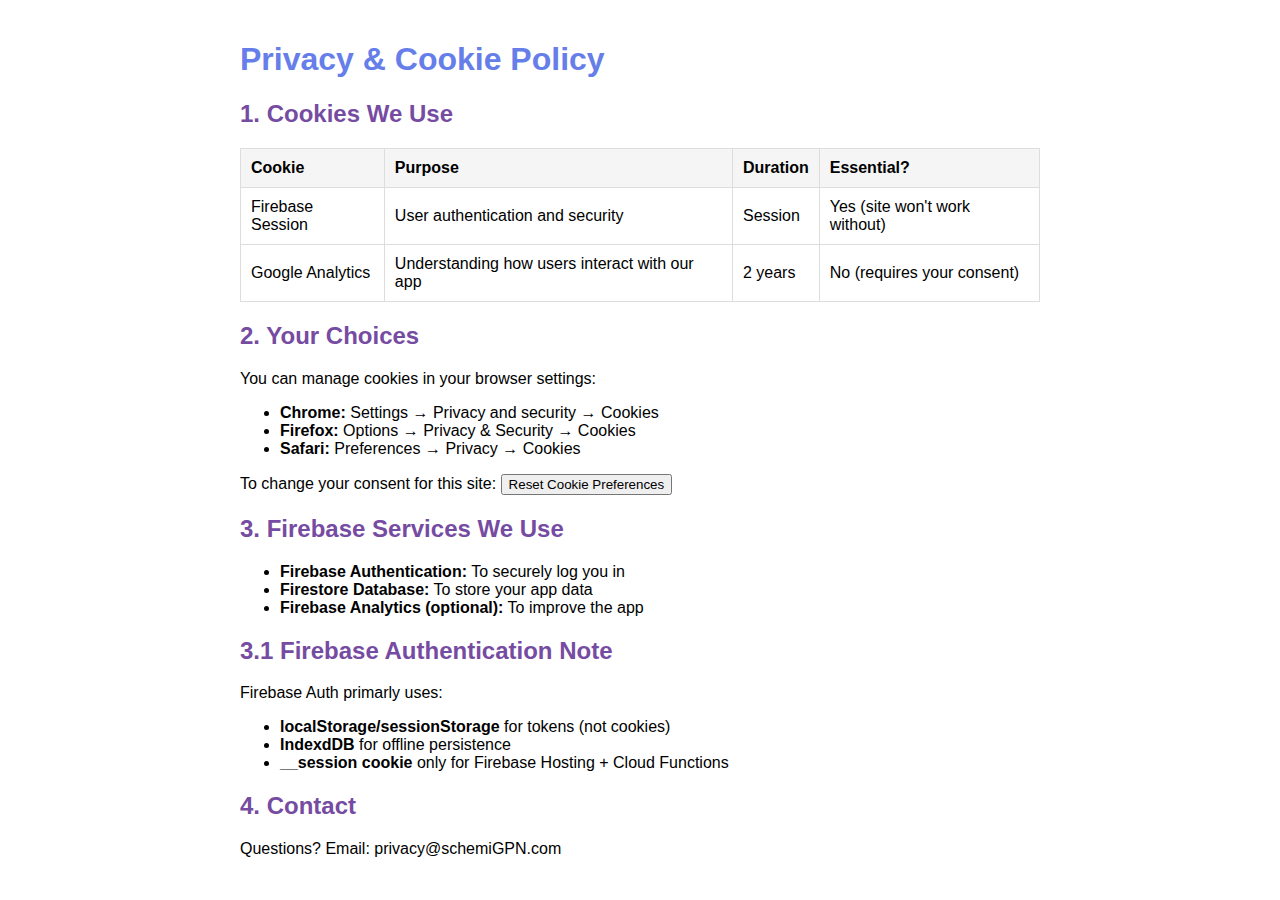
<file: src/frontend/privacy.html>
<!DOCTYPE html>
<html lang="en">
<head>
    <meta charset="UTF-8">
    <title>Privacy & Cookies - Your App</title>
    <style>
        body { font-family: 'Segoe UI', Tahoma, Geneva, Verdana, sans-serif; max-width: 800px; margin: 0 auto; padding: 20px; }
        h1 { color: #667eea; }
        h2 { color: #764ba2; }
        .cookie-table { width: 100%; border-collapse: collapse; margin: 20px 0; }
        .cookie-table th, .cookie-table td { border: 1px solid #ddd; padding: 10px; text-align: left; }
        .cookie-table th { background-color: #f5f5f5; }
    </style>
</head>
<body>
    <h1>Privacy & Cookie Policy</h1>
    
    <h2>1. Cookies We Use</h2>
    <table class="cookie-table">
        <tr>
            <th>Cookie</th>
            <th>Purpose</th>
            <th>Duration</th>
            <th>Essential?</th>
        </tr>
        <tr>
            <td>Firebase Session</td>
            <td>User authentication and security</td>
            <td>Session</td>
            <td>Yes (site won't work without)</td>
        </tr>
        <tr>
            <td>Google Analytics</td>
            <td>Understanding how users interact with our app</td>
            <td>2 years</td>
            <td>No (requires your consent)</td>
        </tr>
    </table>
    
    <h2>2. Your Choices</h2>
    <p>You can manage cookies in your browser settings:</p>
    <ul>
        <li><strong>Chrome:</strong> Settings → Privacy and security → Cookies</li>
        <li><strong>Firefox:</strong> Options → Privacy & Security → Cookies</li>
        <li><strong>Safari:</strong> Preferences → Privacy → Cookies</li>
    </ul>
    
    <p>To change your consent for this site: 
       <button onclick="resetConsent()">Reset Cookie Preferences</button>
    </p>
    
    <h2>3. Firebase Services We Use</h2>
    <ul>
        <li><strong>Firebase Authentication:</strong> To securely log you in</li>
        <li><strong>Firestore Database:</strong> To store your app data</li>
        <li><strong>Firebase Analytics (optional):</strong> To improve the app</li>
    </ul>

    <h2>3.1 Firebase Authentication Note</h2>
    <p>Firebase Auth primarly uses:</p>
    <ul>
        <li><strong>localStorage/sessionStorage</strong> for tokens (not cookies)</li>
        <li><strong>IndexdDB</strong> for offline persistence</li>
        <li><strong>__session cookie</strong> only for Firebase Hosting + Cloud Functions</li>
    </ul>
    
    <h2>4. Contact</h2>
    <p>Questions? Email: privacy@schemiGPN.com</p>
    
    <script>
    function resetConsent() {
        localStorage.removeItem('cookieConsent');
        alert('Cookie preferences reset. Page will reload.');
        window.location.reload();
    }
    </script>
</body>
</html>
</file>
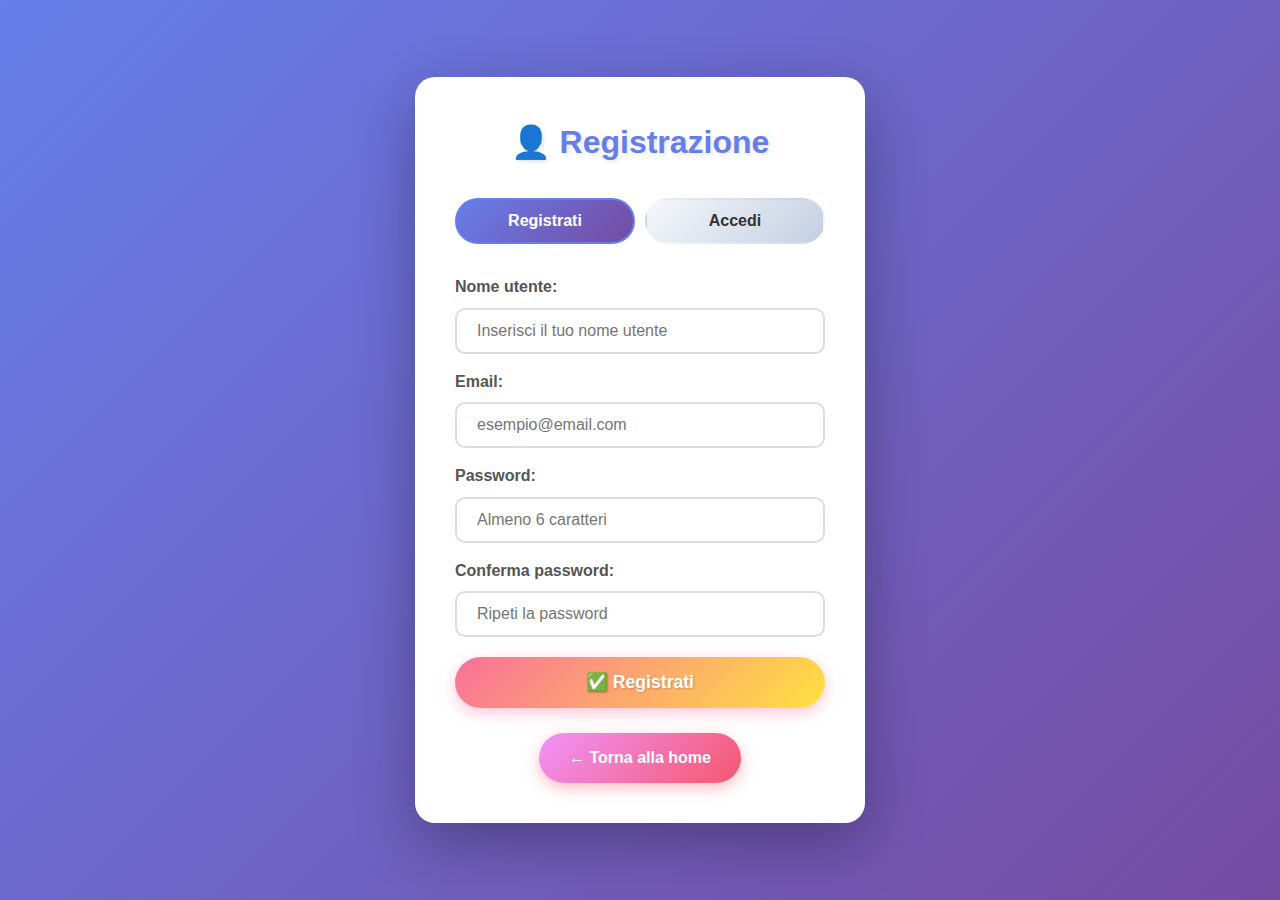
<file: src/frontend/registrazione.html>
<!DOCTYPE html>
<html lang="it">
<head>
  <meta charset="UTF-8">
  <meta name="viewport" content="width=device-width, initial-scale=1.0">
  <title>Accesso / Registrazione - SchemiGPN</title>
  <style>
    /* ===== RESET E BASE ===== */
    * {
      margin: 0;
      padding: 0;
      box-sizing: border-box;
    }

    body {
      font-family: 'Segoe UI', Tahoma, Geneva, Verdana, sans-serif;
      background: linear-gradient(135deg, #667eea 0%, #764ba2 100%);
      color: #333;
      line-height: 1.6;
      min-height: 100vh;
      padding: 20px;
      display: flex;
      align-items: center;
      justify-content: center;
    }

    /* ===== CONTAINER PRINCIPALE ===== */
    .container {
      max-width: 450px;
      width: 100%;
      background: white;
      border-radius: 20px;
      box-shadow: 0 20px 60px rgba(0, 0, 0, 0.3);
      padding: 40px;
      animation: fadeIn 0.5s ease-in;
    }

    @keyframes fadeIn {
      from {
        opacity: 0;
        transform: translateY(20px);
      }
      to {
        opacity: 1;
        transform: translateY(0);
      }
    }

    /* ===== TITOLO ===== */
    h1 {
      text-align: center;
      color: #667eea;
      font-size: 2em;
      margin-bottom: 30px;
      text-shadow: 2px 2px 4px rgba(0, 0, 0, 0.1);
    }

    /* ===== BOTTONI TOGGLE ===== */
    .toggle-buttons {
      display: flex;
      gap: 10px;
      margin-bottom: 30px;
    }

    .toggle-buttons button {
      flex: 1;
      padding: 12px;
      background: linear-gradient(135deg, #f5f7fa 0%, #c3cfe2 100%);
      color: #333;
      border: 2px solid transparent;
      border-radius: 50px;
      font-size: 1em;
      font-weight: bold;
      cursor: pointer;
      transition: all 0.3s ease;
    }

    .toggle-buttons button:hover {
      background: linear-gradient(135deg, #a1c4fd 0%, #c2e9fb 100%);
      transform: translateY(-2px);
    }

    .toggle-buttons button.active {
      background: linear-gradient(135deg, #667eea 0%, #764ba2 100%);
      color: white;
      border-color: #667eea;
    }

    /* ===== FORM ===== */
    form {
      animation: slideIn 0.3s ease-out;
    }

    @keyframes slideIn {
      from {
        opacity: 0;
        transform: translateX(-20px);
      }
      to {
        opacity: 1;
        transform: translateX(0);
      }
    }

    form.hidden {
      display: none;
    }

    label {
      display: block;
      color: #555;
      font-weight: 600;
      margin-bottom: 8px;
      margin-top: 15px;
    }

    input[type="text"],
    input[type="email"],
    input[type="password"] {
      width: 100%;
      padding: 12px 20px;
      border: 2px solid #ddd;
      border-radius: 10px;
      font-size: 1em;
      transition: all 0.3s ease;
      background: white;
    }

    input[type="text"]:focus,
    input[type="email"]:focus,
    input[type="password"]:focus {
      outline: none;
      border-color: #667eea;
      box-shadow: 0 0 10px rgba(102, 126, 234, 0.2);
    }

    /* ===== MESSAGGI DI ERRORE ===== */
    .error-message {
      color: #dc3545;
      font-size: 0.9em;
      margin-top: 5px;
      margin-bottom: 10px;
      font-weight: 600;
      display: none;
      animation: shake 0.3s ease-in-out;
    }

    .error-message.show {
      display: block;
    }

    @keyframes shake {
      0%, 100% { transform: translateX(0); }
      25% { transform: translateX(-5px); }
      75% { transform: translateX(5px); }
    }

    .input-error {
      border-color: #dc3545 !important;
      animation: shake 0.3s ease-in-out;
    }

    /* ===== BOTTONI SUBMIT ===== */
    button[type="submit"] {
      width: 100%;
      padding: 15px;
      background: linear-gradient(135deg, #fa709a 0%, #fee140 100%);
      color: white;
      border: none;
      border-radius: 50px;
      font-size: 1.1em;
      font-weight: bold;
      cursor: pointer;
      transition: all 0.3s ease;
      box-shadow: 0 5px 15px rgba(250, 112, 154, 0.4);
      text-shadow: 1px 1px 2px rgba(0, 0, 0, 0.2);
      margin-top: 20px;
    }

    button[type="submit"]:hover {
      transform: translateY(-2px);
      box-shadow: 0 8px 20px rgba(250, 112, 154, 0.6);
    }

    button[type="submit"]:active {
      transform: translateY(0);
    }

    /* ===== LINK RITORNO ===== */
    .back-link {
      text-align: center;
      margin-top: 25px;
    }

    .back-link a {
      display: inline-block;
      padding: 12px 30px;
      background: linear-gradient(135deg, #f093fb 0%, #f5576c 100%);
      color: white;
      text-decoration: none;
      border-radius: 50px;
      font-weight: bold;
      transition: all 0.3s ease;
      box-shadow: 0 5px 15px rgba(245, 87, 108, 0.4);
    }

    .back-link a:hover {
      transform: translateY(-2px);
      box-shadow: 0 8px 20px rgba(245, 87, 108, 0.6);
    }

    /* ===== RESPONSIVE ===== */
    @media (max-width: 480px) {
      body {
        padding: 10px;
      }

      .container {
        padding: 25px;
      }

      h1 {
        font-size: 1.6em;
      }
    }
  </style>
</head>
<body>
  <div class="container">
    <h1 id="form-title">👤 Registrazione</h1>

    <div class="toggle-buttons">
      <button id="btn-register" class="active" onclick="showForm('register')">Registrati</button>
      <button id="btn-login" onclick="showForm('login')">Accedi</button>
    </div>

    <form id="register-form" onsubmit="handleRegister(event)">
      <label for="reg-username">Nome utente:</label>
      <input type="text" id="reg-username" placeholder="Inserisci il tuo nome utente" required>
      <div class="error-message" id="username-error">⚠️ Inserisci un nome utente</div>

      <label for="reg-email">Email:</label>
      <input type="email" id="reg-email" placeholder="esempio@email.com" required>
      <div class="error-message" id="reg-email-error">⚠️ Email già registrata. Clicca su 'Accedi'</div>

      <label for="reg-password">Password:</label>
      <input type="password" id="reg-password" placeholder="Almeno 6 caratteri" required>
      <div class="error-message" id="password-error">⚠️ La password deve essere di almeno 6 caratteri</div>

      <label for="reg-confirm">Conferma password:</label>
      <input type="password" id="reg-confirm" placeholder="Ripeti la password" required>
      <div class="error-message" id="confirm-error">⚠️ Le password non coincidono</div>

      <button type="submit">✅ Registrati</button>
    </form>

    <form id="login-form" class="hidden" onsubmit="handleLogin(event)">
      <label for="login-email">Email:</label>
      <input type="email" id="login-email" placeholder="esempio@email.com" required>
      <div class="error-message" id="login-email-error">⚠️ Inserisci un'email valida</div>

      <label for="login-password">Password:</label>
      <input type="password" id="login-password" placeholder="Inserisci la password" required>
      <div class="error-message" id="login-password-error">⚠️ Inserisci la password</div>

      <button type="submit">🔓 Accedi</button>
    </form>

    <div class="back-link">
      <a href="preview.html">← Torna alla home</a>
    </div>
  </div>

  <script>
    const existingEmails = ["test@email.com", "mario.rossi@email.com"];

    function showForm(type) {
      // Reset errori
      document.querySelectorAll('.error-message').forEach(el => el.classList.remove('show'));
      document.querySelectorAll('input').forEach(el => el.classList.remove('input-error'));

      // Cambia titolo
      document.getElementById("form-title").textContent = type === "register" ? "👤 Registrazione" : "🔓 Accesso";
      
      // Toggle form
      document.getElementById("register-form").classList.toggle("hidden", type !== "register");
      document.getElementById("login-form").classList.toggle("hidden", type !== "login");
      
      // Toggle bottoni attivi
      document.getElementById("btn-register").classList.toggle("active", type === "register");
      document.getElementById("btn-login").classList.toggle("active", type === "login");
    }

    function handleRegister(event) {
      event.preventDefault();

      // Reset errori precedenti
      document.querySelectorAll('#register-form .error-message').forEach(el => el.classList.remove('show'));
      document.querySelectorAll('#register-form input').forEach(el => el.classList.remove('input-error'));

      const username = document.getElementById("reg-username").value.trim();
      const email = document.getElementById("reg-email").value.trim();
      const password = document.getElementById("reg-password").value;
      const confirm = document.getElementById("reg-confirm").value;

      let hasError = false;

      // Validazione username
      if (!username) {
        document.getElementById("username-error").classList.add('show');
        document.getElementById("reg-username").classList.add('input-error');
        hasError = true;
      }

      // Validazione email esistente
      if (existingEmails.includes(email)) {
        document.getElementById("reg-email-error").classList.add('show');
        document.getElementById("reg-email").classList.add('input-error');
        hasError = true;
      }

      // Validazione password lunghezza
      if (password.length < 6) {
        document.getElementById("password-error").classList.add('show');
        document.getElementById("reg-password").classList.add('input-error');
        hasError = true;
      }

      // Validazione password coincidenza
      if (password !== confirm) {
        document.getElementById("confirm-error").classList.add('show');
        document.getElementById("reg-confirm").classList.add('input-error');
        hasError = true;
      }

      if (hasError) {
        return;
      }

      alert("✅ Registrazione completata con successo!");
      window.location.href = "preview.html";
    }

    function handleLogin(event) {
      event.preventDefault();

      // Reset errori precedenti
      document.querySelectorAll('#login-form .error-message').forEach(el => el.classList.remove('show'));
      document.querySelectorAll('#login-form input').forEach(el => el.classList.remove('input-error'));

      const email = document.getElementById("login-email").value.trim();
      const password = document.getElementById("login-password").value;

      let hasError = false;

      // Validazione email
      if (!email) {
        document.getElementById("login-email-error").classList.add('show');
        document.getElementById("login-email").classList.add('input-error');
        hasError = true;
      }

      // Validazione password
      if (!password) {
        document.getElementById("login-password-error").classList.add('show');
        document.getElementById("login-password").classList.add('input-error');
        hasError = true;
      }

      if (hasError) {
        return;
      }

      alert("✅ Accesso effettuato con successo!");
      window.location.href = "preview.html";
    }
  </script>
</body>
</html>
</file>
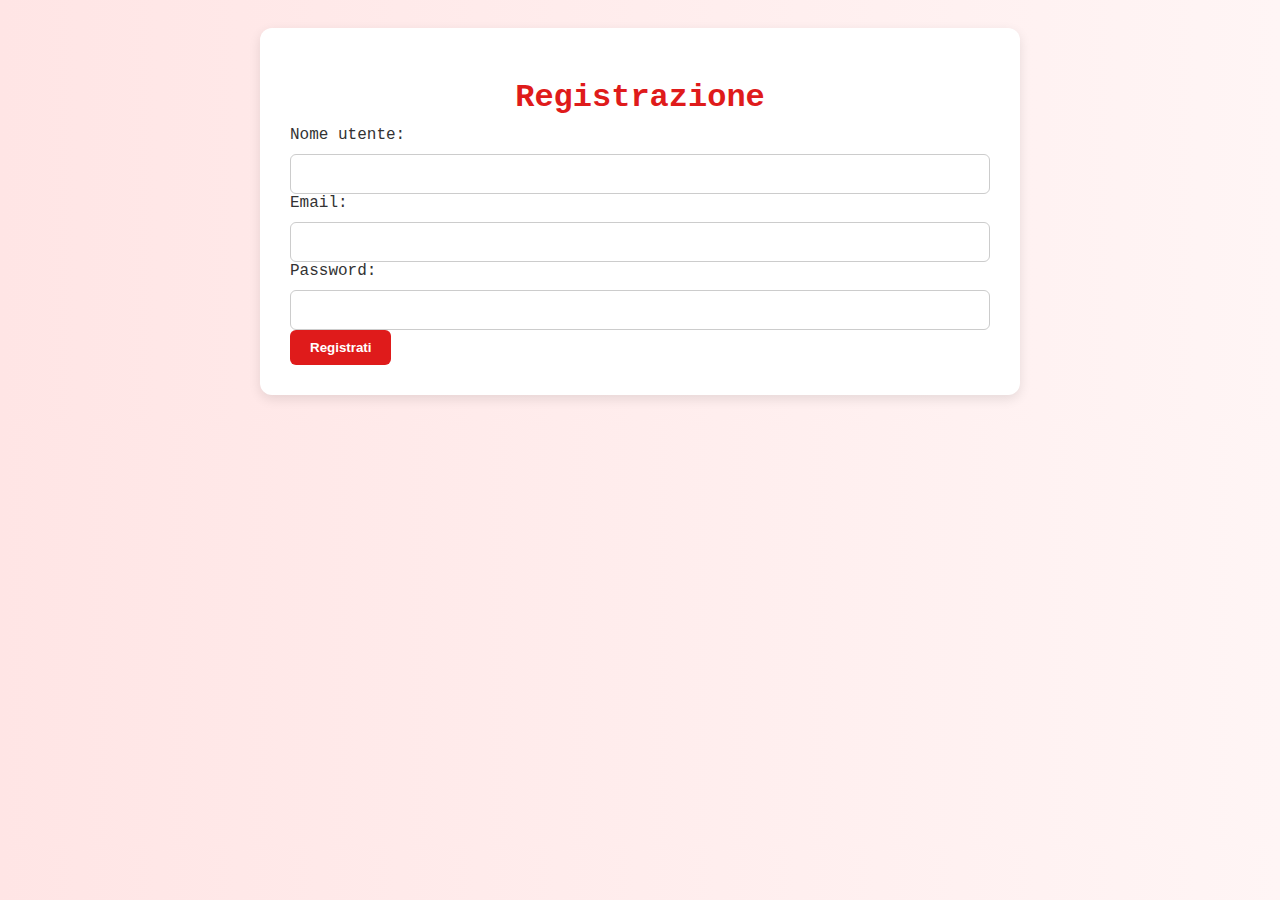
<file: docs/fattibilità/frontend/registrazione.html>
<!DOCTYPE html>
<html lang="it">
<head>
  <meta charset="UTF-8">
  <meta name="viewport" content="width=device-width, initial-scale=1.0">
  <title>Registrazione</title>
  <link rel="stylesheet" href="style.css">
</head>
<body>
  <div class="container">
    <h1>Registrazione</h1>
    <form onsubmit="event.preventDefault(); alert('Registrazione completata!'); window.location.href='index.html';">
      <label for="username">Nome utente:</label>
      <input type="text" id="username" required>

      <label for="email">Email:</label>
      <input type="email" id="email" required>

      <label for="password">Password:</label>
      <input type="password" id="password" required>

      <button type="submit">Registrati</button>
    </form>
  </div>
</body>
</html>
</file>
<file: docs/fattibilità/frontend/style.css>
body {
    font-family: 'Courier New', Courier, monospace;
    padding: 20px;
    background: linear-gradient(to right, #ffe5e5, #fff5f5);
    color: #333;
  }
  
  h1 {
    color: #df1b1b;
    text-align: center;
    margin-bottom: 10px;
  }
  
  .container {
    max-width: 700px;
    margin: auto;
    background: white;
    padding: 30px;
    border-radius: 12px;
    box-shadow: 0 4px 12px rgba(0,0,0,0.1);
  }
  
  .search-section {
    text-align: center;
    margin-bottom: 20px;
  }
  
  .search-bar {
    width: 80%;
    max-width: 400px;
    padding: 10px;
    font-size: 1rem;
    border: 1px solid #ccc;
    border-radius: 8px;
    box-shadow: 0 2px 6px rgba(0,0,0,0.05);
  }
  
  .search-section button {
    margin-top: 10px;
    padding: 10px 20px;
    background-color: #df1b1b;
    color: white;
    border: none;
    border-radius: 6px;
    font-weight: bold;
    cursor: pointer;
  }
  
  .account-link {
    text-align: center;
    margin-bottom: 30px;
  }
  
  .register-button {
    display: inline-block;
    background-color: #df1b1b;
    color: white;
    padding: 10px 20px;
    border-radius: 6px;
    text-decoration: none;
    font-weight: bold;
    transition: background-color 0.3s ease;
  }
  
  .register-button:hover {
    background-color: #b81414;
  }
  
  .option {
    margin-bottom: 40px;
    padding: 20px;
    border-radius: 10px;
    background-color: #fff7f7;
    box-shadow: 0 2px 8px rgba(0,0,0,0.05);
    transition: transform 0.3s ease, box-shadow 0.3s ease;
  }
  
  .option:hover {
    transform: translateY(-3px);
    box-shadow: 0 4px 12px rgba(0,0,0,0.1);
  }
  
  button {
    padding: 10px 20px;
    background-color: #df1b1b;
    color: white;
    border: none;
    border-radius: 6px;
    font-weight: bold;
    transition: background-color 0.3s ease;
    cursor: pointer;
  }
  
  button:hover {
    background-color: #b81414;
  }
  
  input[type="file"],
  input[type="text"],
  input[type="email"],
  input[type="password"] {
    margin-top: 10px;
    display: block;
    font-size: 1rem;
    padding: 10px;
    border: 1px solid #ccc;
    border-radius: 6px;
    width: 100%;
    box-sizing: border-box;
  }
  
  .stars {
    display: flex;
    gap: 5px;
    margin-top: 10px;
  }
  
  .star {
    font-size: 28px;
    cursor: pointer;
    color: #ccc;
    transition: color 0.2s ease;
  }
  
  .star:hover,
  .star.selected {
    color: gold;
  }
  
  .star:active {
    transform: scale(1.2);
  }
  
  .schema-box {
    margin-top: 20px;
    padding: 15px;
    border: 1px solid #ddd;
    border-radius: 8px;
    background-color: #fdfdfd;
    box-shadow: 0 2px 6px rgba(0,0,0,0.05);
  }
  
  @media (max-width: 480px) {
    body {
      padding: 10px;
    }
  
    .container {
      padding: 15px;
      border-radius: 8px;
    }
  
    h1 {
      font-size: 1.4rem;
    }
  
    .option {
      padding: 15px;
    }
  
    .option h2 {
      font-size: 1.2rem;
    }
  
    button {
      width: 100%;
      font-size: 1rem;
      padding: 12px;
    }
  
    .stars {
      flex-wrap: wrap;
      justify-content: center;
    }
  
    .star {
      font-size: 24px;
    }
  
    .schema-box {
      padding: 10px;
    }
  }
</file>
